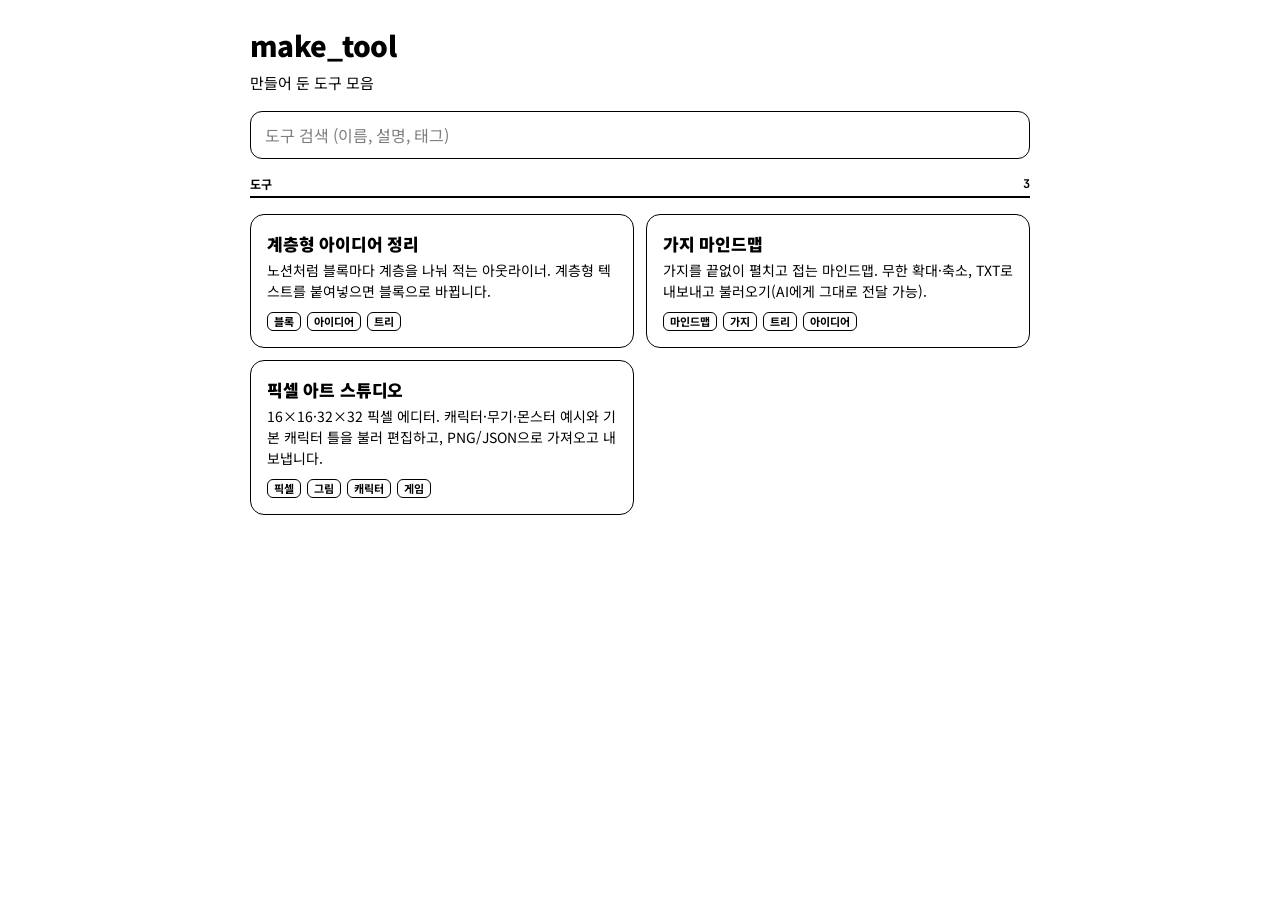
<file: index.html>
<!doctype html>
<html lang="ko">
<head>
<meta charset="utf-8">
<meta name="viewport" content="width=device-width,initial-scale=1,viewport-fit=cover">
<title>make_tool</title>
<link rel="preconnect" href="https://fonts.googleapis.com">
<link rel="preconnect" href="https://fonts.gstatic.com" crossorigin>
<link href="https://fonts.googleapis.com/css2?family=Noto+Sans+KR:wght@400;500;700;900&family=JetBrains+Mono:wght@500;800&display=swap" rel="stylesheet">
<link rel="stylesheet" href="assets/style.css">
</head>
<body>
<div class="page">
  <header class="head"><h1>make_tool</h1><p>만들어 둔 도구 모음</p></header>
  <input class="search" type="search" id="q" placeholder="도구 검색 (이름, 설명, 태그)" autocomplete="off">
  <div class="sec"><span>도구</span><span id="count" style="font-family:var(--font-num)"></span></div>
  <div class="grid" id="list"></div>
  <div class="empty" id="empty" hidden>검색 결과가 없습니다.</div>
</div>
<script src="tools.js"></script>
<script>
const list = document.getElementById('list'), empty = document.getElementById('empty'),
      q = document.getElementById('q'), count = document.getElementById('count');
const esc = s => s.replace(/[&<>"]/g, c => ({'&':'&amp;','<':'&lt;','>':'&gt;','"':'&quot;'}[c]));
function render() {
  const k = q.value.trim().toLowerCase();
  const items = window.TOOLS.filter(t => !k || [t.name, t.desc, ...(t.tags || [])].join(' ').toLowerCase().includes(k));
  list.innerHTML = items.map(t => `<a class="card" href="${esc(t.path)}"><h3>${esc(t.name)}</h3><p>${esc(t.desc)}</p>
    <div class="tags">${(t.tags || []).map(x => `<span class="tag">${esc(x)}</span>`).join('')}</div></a>`).join('');
  empty.hidden = items.length > 0;
  count.textContent = items.length;
}
q.addEventListener('input', render);
render();
</script>
</body>
</html>
</file>
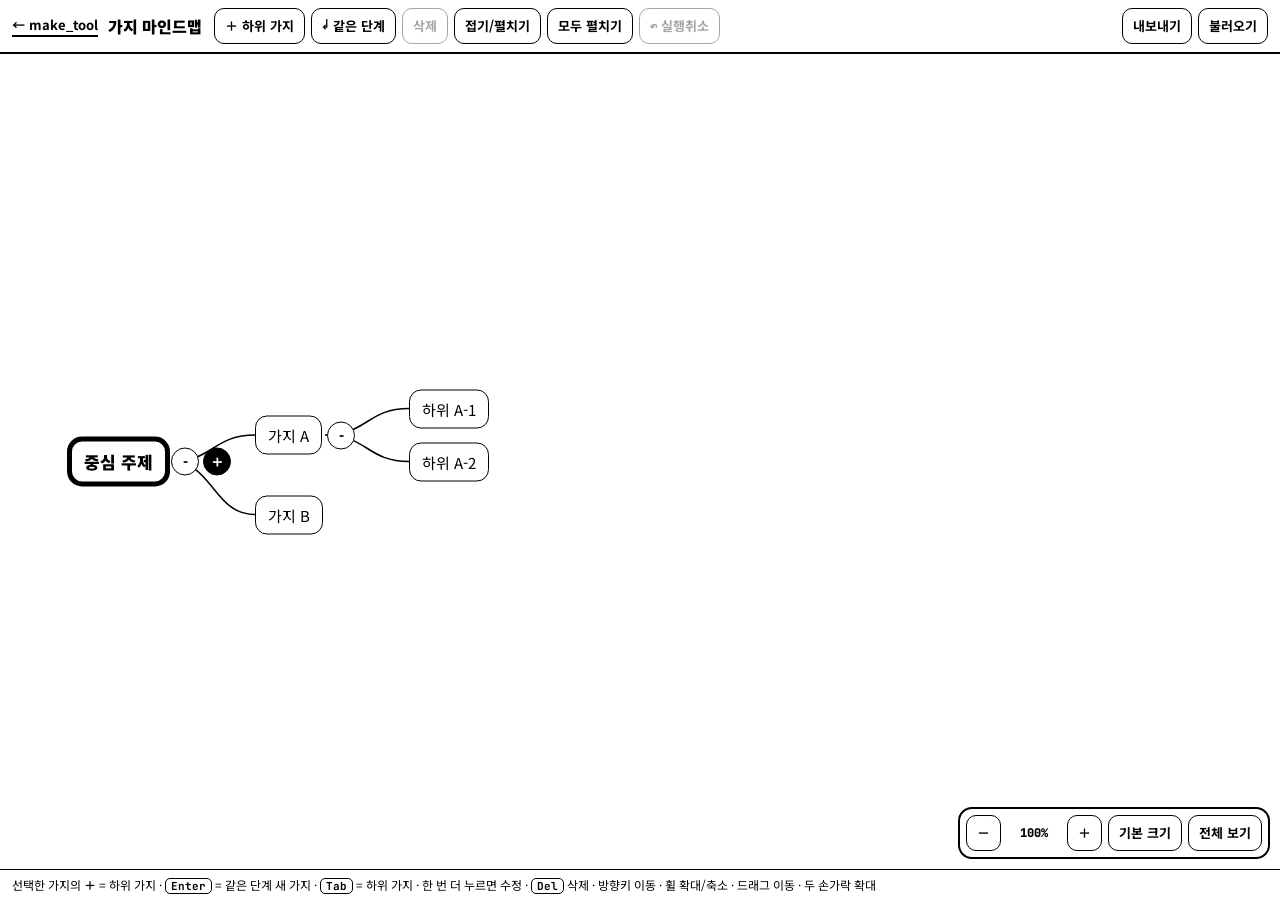
<file: tools/mindmap/index.html>
<!doctype html>
<html lang="ko">
<head>
<meta charset="utf-8">
<meta name="viewport" content="width=device-width,initial-scale=1,viewport-fit=cover">
<title>가지 마인드맵 · make_tool</title>
<link rel="preconnect" href="https://fonts.googleapis.com">
<link rel="preconnect" href="https://fonts.gstatic.com" crossorigin>
<link href="https://fonts.googleapis.com/css2?family=Noto+Sans+KR:wght@400;500;700;900&family=JetBrains+Mono:wght@500;800&display=swap" rel="stylesheet">
<link rel="stylesheet" href="../../assets/style.css">
<style>
body{padding:0;overflow:hidden;overscroll-behavior:none}
.app{position:fixed;inset:0;display:flex;flex-direction:column;background:var(--paper)}
.top{display:flex;flex-wrap:wrap;gap:6px;align-items:center;border-bottom:2px solid var(--ink);
  padding:max(8px,env(safe-area-inset-top,0px)) max(12px,env(safe-area-inset-right,0px)) 8px max(12px,env(safe-area-inset-left,0px))}
.top .back{font-size:13px;font-weight:700;text-decoration:none;border-bottom:2px solid var(--ink);margin-right:4px}
.top .ttl{font-size:16px;font-weight:900;margin-right:6px}
.btn.s{min-height:36px;padding:0 10px;font-size:13px;border-radius:10px}
.btn.s:hover{padding-block:0}
.btn:disabled{opacity:.35;cursor:default}
.btn:disabled:hover{border-width:1.5px}
.sp{flex:1}
#cv{flex:1;position:relative;overflow:hidden;touch-action:none;cursor:grab;background:var(--paper)}
#cv.pan{cursor:grabbing}
#world{position:absolute;left:0;top:0;transform-origin:0 0}
#links{position:absolute;left:0;top:0;width:1px;height:1px;overflow:visible;pointer-events:none}
#lp{fill:none;stroke:var(--ink);stroke-width:1.5;vector-effect:non-scaling-stroke}
.node{position:absolute;left:0;top:0;width:max-content;max-width:280px;min-width:56px;padding:8px 12px;
  border:1.5px solid var(--ink);border-radius:12px;background:var(--paper);font-size:15px;line-height:1.4;
  cursor:pointer;user-select:none;-webkit-user-select:none;overflow-wrap:anywhere}
.node.root{font-weight:900;font-size:17px;border-width:2.5px}
.node.sel{box-shadow:0 0 0 3px var(--ink)}
.node.closed{border-style:dashed}
.node.editing{cursor:text;user-select:text;-webkit-user-select:text}
.node .t{display:block;outline:none;white-space:pre-wrap;min-width:1em}
.node .t:empty::before{content:"내용 입력";opacity:.4}
.acts{position:absolute;left:calc(100% + 6px);top:50%;transform:translateY(-50%);display:flex;gap:4px;font-weight:400}
.ab{width:28px;height:28px;border-radius:50%;border:1.5px solid var(--ink);background:var(--paper);color:var(--ink);
  font:800 12px var(--font-num);padding:0;cursor:pointer;display:flex;align-items:center;justify-content:center;white-space:nowrap}
.ab.tg.shut{width:auto;min-width:28px;padding:0 6px;border-radius:999px;border-width:2.5px}
.ab.add{background:var(--ink);color:var(--paper);font-size:16px}
.zoom{position:absolute;right:max(10px,env(safe-area-inset-right,0px));bottom:10px;display:flex;gap:6px;align-items:center;
  background:var(--paper);border:2px solid var(--ink);border-radius:14px;padding:6px}
.zoom .pct{font:800 12px var(--font-num);min-width:54px;text-align:center}
.hint{font-size:12px;padding:6px max(12px,env(safe-area-inset-left,0px)) max(6px,env(safe-area-inset-bottom,0px));border-top:1px solid var(--ink)}
.hint kbd{font:700 11px var(--font-num);border:1px solid var(--ink);border-radius:5px;padding:0 5px}
dialog{width:min(640px,calc(100vw - 32px));border:2px solid var(--ink);border-radius:14px;padding:16px;background:var(--paper);color:var(--ink)}
dialog::backdrop{background:rgba(255,255,255,.85)}
dialog h2{margin:0 0 4px;font-size:18px;font-weight:900}
dialog p{margin:0;font-size:13px}
dialog textarea{width:100%;height:42vh;margin:10px 0;border:1.5px solid var(--ink);border-radius:10px;padding:10px 12px;font:14px/1.6 var(--font-num);color:var(--ink);background:var(--paper);resize:vertical;tab-size:2}
dialog .bar{justify-content:flex-end}
@media (max-width:560px){.hint .pc{display:none}}
</style>
</head>
<body>
<div class="app">
  <div class="top" id="top">
    <a class="back" href="../../">← make_tool</a>
    <span class="ttl">가지 마인드맵</span>
    <button class="btn s" id="bAdd" title="선택한 가지의 하위 가지 (Tab)">＋ 하위 가지</button>
    <button class="btn s" id="bSib" title="같은 단계에 새 가지 (Enter)">↵ 같은 단계</button>
    <button class="btn s" id="bDel" title="선택한 가지와 그 하위 삭제 (Delete)">삭제</button>
    <button class="btn s" id="bFold" title="하위 접기/펼치기 (Space)">접기/펼치기</button>
    <button class="btn s" id="bAll" title="모든 가지 펼치기">모두 펼치기</button>
    <button class="btn s" id="bUndo" title="실행취소 (Ctrl+Z)">↶ 실행취소</button>
    <span class="sp"></span>
    <button class="btn s" id="bExp">내보내기</button>
    <button class="btn s" id="bImp">불러오기</button>
  </div>
  <div id="cv">
    <div id="world"><svg id="links" aria-hidden="true"><path id="lp"/></svg></div>
    <div class="zoom">
      <button class="btn s" id="zOut" aria-label="축소">－</button>
      <span class="pct" id="pct">100%</span>
      <button class="btn s" id="zIn" aria-label="확대">＋</button>
      <button class="btn s" id="zReset">기본 크기</button>
      <button class="btn s" id="zFit">전체 보기</button>
    </div>
  </div>
  <div class="hint">선택한 가지의 <b>＋</b> = 하위 가지 · <kbd>Enter</kbd> = 같은 단계 새 가지 · <kbd>Tab</kbd> = 하위 가지 · 한 번 더 누르면 수정<span class="pc"> · <kbd>Del</kbd> 삭제 · 방향키 이동 · 휠 확대/축소</span> · 드래그 이동 · 두 손가락 확대</div>
</div>

<dialog id="dExp">
  <h2>내보내기</h2>
  <p>AI에게 그대로 붙여넣거나 TXT 파일로 줄 수 있습니다. 들여쓰기가 하위 가지를 뜻하는 설명이 맨 위에 함께 들어갑니다.</p>
  <textarea id="expText" readonly spellcheck="false"></textarea>
  <div class="bar"><button class="btn s" id="expCopy">복사</button><button class="btn s" id="expSave">TXT 저장</button><button class="btn s" data-close>닫기</button></div>
</dialog>
<dialog id="dImp">
  <h2>불러오기</h2>
  <p>이 도구가 내보낸 TXT, 또는 들여쓰기·<code>-</code>·<code>ㄴ</code>·번호(1.1.)로 계층을 나눈 글을 붙여넣으세요. AI가 만든 글도 됩니다.</p>
  <textarea id="impText" spellcheck="false" placeholder="여기에 붙여넣거나 TXT 파일을 고르세요"></textarea>
  <div class="bar">
    <input type="file" id="impFile" accept=".txt,text/plain" hidden>
    <button class="btn s" id="impPick">TXT 파일 선택</button>
    <span class="sp"></span>
    <button class="btn s" id="impUnder">선택한 가지 아래에 추가</button>
    <button class="btn s" id="impReplace">전체 바꾸기</button>
    <button class="btn s" data-close>닫기</button>
  </div>
</dialog>
<div class="toast" id="toast"></div>
<script src="mindmap.js"></script>
</body>
</html>
</file>
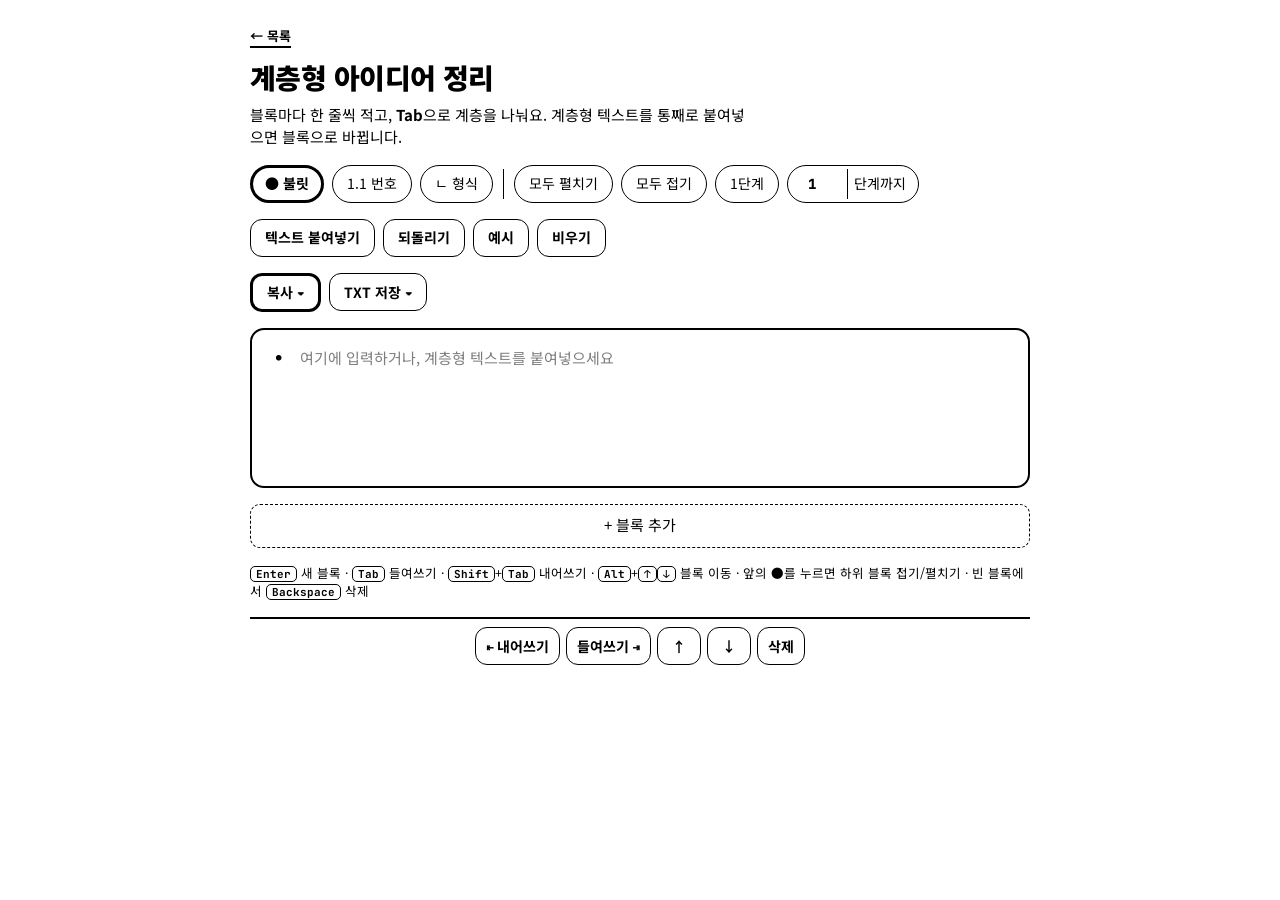
<file: tools/outline/index.html>
<!doctype html>
<html lang="ko">
<head>
<meta charset="utf-8">
<meta name="viewport" content="width=device-width,initial-scale=1,viewport-fit=cover">
<title>계층형 아이디어 정리 · make_tool</title>
<link rel="preconnect" href="https://fonts.googleapis.com">
<link rel="preconnect" href="https://fonts.gstatic.com" crossorigin>
<link href="https://fonts.googleapis.com/css2?family=Noto+Sans+KR:wght@400;500;700;900&family=JetBrains+Mono:wght@500;800&display=swap" rel="stylesheet">
<link rel="stylesheet" href="../../assets/style.css">
<style>
.editor{border:2px solid var(--ink);border-radius:14px;padding:6px 12px;min-height:160px}
.row{display:flex;align-items:stretch;border-bottom:1px solid var(--ink);min-height:44px}
.row:last-child{border-bottom:0}
.row:focus-within{box-shadow:0 1px 0 var(--ink)}
.guide{flex:none;width:22px;border-left:1px solid var(--ink);margin-left:8px}
.mk{flex:none;align-self:flex-start;margin:8px 4px 0 0;min-width:28px;height:28px;padding:0 4px;display:inline-flex;align-items:center;justify-content:center;
  font:800 12px var(--font-num);color:var(--ink);background:var(--paper);border:2px solid transparent;border-radius:999px;cursor:pointer}
.mk.dot{font-size:9px}
.mk.has{border-color:var(--ink);border-width:1.5px}
.mk.closed{border-width:3px}
.row textarea{flex:1;min-width:0;border:0;background:none;color:var(--ink);font:inherit;line-height:1.55;padding:10px 4px;resize:none;overflow:hidden;display:block;outline:none}
.lvin{display:inline-flex;align-items:center;gap:6px;font-size:14px;border:1px solid var(--ink);border-radius:999px;padding:0 12px 0 4px;min-height:38px}
.lvin input{width:56px;min-height:30px;border:0;border-right:1px solid var(--ink);background:none;color:var(--ink);font:800 14px var(--font-num);text-align:center;border-radius:999px 0 0 999px}
.add{font:inherit;color:var(--ink);background:var(--paper);border:1.5px dashed var(--ink);border-radius:10px;min-height:44px;cursor:pointer;width:100%}
.add:hover{border-style:solid}
.hint{font-size:12.5px;margin:0}
.hint kbd{font:700 11px var(--font-num);border:1px solid var(--ink);border-radius:5px;padding:0 5px}
.dock{position:sticky;bottom:0;display:flex;gap:6px;flex-wrap:wrap;justify-content:center;background:var(--paper);border-top:2px solid var(--ink);
  padding:8px 0 max(8px,env(safe-area-inset-bottom,0px))}
.dock .btn{min-width:44px;padding:0 10px}
dialog{width:min(640px,calc(100vw - 32px));border:2px solid var(--ink);border-radius:14px;padding:16px;background:var(--paper);color:var(--ink)}
dialog::backdrop{background:rgba(255,255,255,.85)}
dialog h2{margin:0 0 4px;font-size:18px;font-weight:900}
dialog textarea{width:100%;height:42vh;margin:10px 0;border:1.5px solid var(--ink);border-radius:10px;padding:10px 12px;font:14px/1.6 var(--font-num);color:var(--ink);background:var(--paper);resize:vertical;tab-size:2}
</style>
</head>
<body>
<div class="page">
  <header class="head">
    <a class="back" href="../../">← 목록</a>
    <h1>계층형 아이디어 정리</h1>
    <p>블록마다 한 줄씩 적고, <b>Tab</b>으로 계층을 나눠요. 계층형 텍스트를 통째로 붙여넣으면 블록으로 바뀝니다.</p>
  </header>

  <div class="bar" id="bar1">
    <button class="chip" data-mode="bullet" aria-pressed="true">● 불릿</button>
    <button class="chip" data-mode="num" aria-pressed="false">1.1 번호</button>
    <button class="chip" data-mode="ㄴ" aria-pressed="false">ㄴ 형식</button>
    <span class="sep"></span>
    <button class="chip" id="expand">모두 펼치기</button>
    <button class="chip" id="collapse">모두 접기</button>
    <span id="lvBtns" style="display:contents"></span>
    <label class="lvin" title="입력하거나 휠/화살표로 조절">
      <input type="number" id="lvNum" min="1" max="1" value="1" inputmode="numeric"> 단계까지
    </label>
  </div>

  <div class="bar">
    <button class="btn" id="bulk">텍스트 붙여넣기</button>
    <button class="btn" id="undo">되돌리기</button>
    <button class="btn" id="sample">예시</button>
    <button class="btn" id="clear">비우기</button>
    <span id="stat" style="margin-left:auto;font:800 12px var(--font-num)"></span>
  </div>

  <div class="bar">
    <div class="pop">
      <button class="btn" id="copyBtn" style="border-width:3px" aria-haspopup="true" aria-expanded="false">복사 ▾</button>
      <div class="menu" id="copyMenu" hidden></div>
    </div>
    <div class="pop">
      <button class="btn" id="dlBtn" aria-haspopup="true" aria-expanded="false">TXT 저장 ▾</button>
      <div class="menu" id="dlMenu" hidden></div>
    </div>
  </div>

  <main class="editor" id="blocks"></main>
  <button class="add" id="add">+ 블록 추가</button>

  <p class="hint">
    <kbd>Enter</kbd> 새 블록 · <kbd>Tab</kbd> 들여쓰기 · <kbd>Shift</kbd>+<kbd>Tab</kbd> 내어쓰기 ·
    <kbd>Alt</kbd>+<kbd>↑</kbd><kbd>↓</kbd> 블록 이동 · 앞의 ●를 누르면 하위 블록 접기/펼치기 ·
    빈 블록에서 <kbd>Backspace</kbd> 삭제
  </p>

  <div class="dock" id="dock">
    <button class="btn" data-act="out" title="내어쓰기 (Shift+Tab)">⇤ 내어쓰기</button>
    <button class="btn" data-act="in" title="들여쓰기 (Tab)">들여쓰기 ⇥</button>
    <button class="btn" data-act="up" title="위로 (Alt+↑)">↑</button>
    <button class="btn" data-act="down" title="아래로 (Alt+↓)">↓</button>
    <button class="btn" data-act="del">삭제</button>
  </div>
</div>

<dialog id="dlg">
  <h2>텍스트 붙여넣기</h2>
  <div style="font-size:13px">탭, 공백, ㄴ, l, -, * 로 계층을 나타낸 텍스트를 붙여넣으세요.</div>
  <textarea id="bulkText" spellcheck="false" placeholder="프로젝트&#10;ㄴ목표&#10;ㄴㄴ세부 목표&#10;ㄴ일정"></textarea>
  <div class="bar" style="justify-content:flex-end">
    <label style="margin-right:auto;font-size:13px"><input type="checkbox" id="optL" checked> 맨 앞 l, | 를 들여쓰기로</label>
    <button class="btn" id="dlgClose">닫기</button>
    <button class="btn" id="dlgAppend">맨 아래에 추가</button>
    <button class="btn" id="dlgReplace" style="border-width:3px">전체 바꾸기</button>
  </div>
</dialog>
<div class="toast" id="toast" style="bottom:76px"></div>
<script src="outline.js"></script>
</body>
</html>
</file>
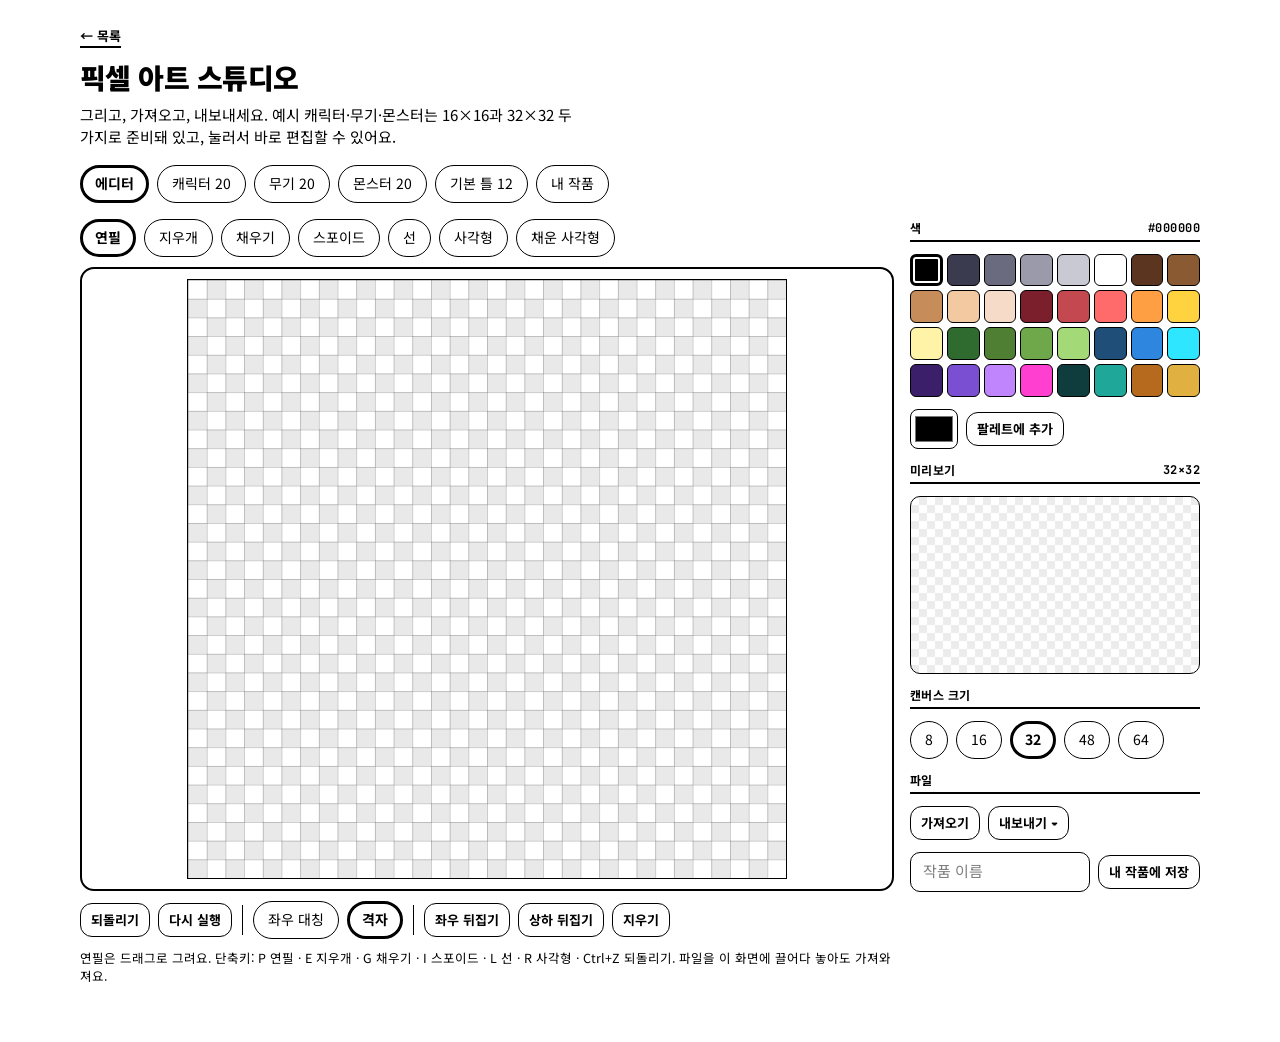
<file: tools/pixel/index.html>
<!doctype html>
<html lang="ko">
<head>
<meta charset="utf-8">
<meta name="viewport" content="width=device-width,initial-scale=1,viewport-fit=cover">
<title>픽셀 아트 스튜디오 · make_tool</title>
<link rel="preconnect" href="https://fonts.googleapis.com">
<link rel="preconnect" href="https://fonts.gstatic.com" crossorigin>
<link href="https://fonts.googleapis.com/css2?family=Noto+Sans+KR:wght@400;500;700;900&family=JetBrains+Mono:wght@500;800&display=swap" rel="stylesheet">
<link rel="stylesheet" href="../../assets/style.css">
<style>
.checker{background-color:#fff;background-image:conic-gradient(#ececec 25%,transparent 0 50%,#ececec 0 75%,transparent 0);background-size:16px 16px}
canvas.px{image-rendering:pixelated;image-rendering:crisp-edges;display:block}
.ed{display:grid;grid-template-columns:minmax(0,1fr) 290px;gap:16px;align-items:start}
@media (max-width:880px){.ed{grid-template-columns:minmax(0,1fr)}}
.stage{border:2px solid var(--ink);border-radius:14px;padding:10px;display:flex;justify-content:center}
#cv{width:100%;max-width:600px;height:auto;touch-action:none;cursor:crosshair;border:1px solid var(--ink)}
.side{display:grid;gap:12px}
.pal{display:grid;grid-template-columns:repeat(8,1fr);gap:4px}
.sw{aspect-ratio:1;border:1px solid var(--ink);border-radius:6px;padding:0;cursor:pointer;min-width:0}
.sw[aria-pressed="true"]{border-width:3px;outline:2px solid var(--paper);outline-offset:-5px}
.cur{display:flex;gap:8px;align-items:center}
.cur input[type=color]{width:48px;height:40px;border:1.5px solid var(--ink);border-radius:8px;padding:2px;background:var(--paper);cursor:pointer}
.cur code{font:800 13px var(--font-num)}
.pvbox{border:1.5px solid var(--ink);border-radius:10px;padding:8px;display:flex;justify-content:center;align-items:center;min-height:90px}
.txt{width:100%;min-height:40px;font:inherit;color:var(--ink);background:var(--paper);border:1.5px solid var(--ink);border-radius:10px;padding:0 12px}
.txt:focus{border-width:3px;padding:0 10px;outline:none}
.gal{display:grid;grid-template-columns:repeat(auto-fill,minmax(230px,1fr));gap:12px}
.gcard{border:1.5px solid var(--ink);border-radius:14px;padding:12px;display:grid;gap:6px;align-content:start}
.gcard:hover{border-width:3px;padding:10.5px}
.thumbs{display:flex;gap:10px;align-items:flex-end;justify-content:center;padding:8px;border:1px solid var(--ink);border-radius:10px;min-height:112px}
.gcard h3{margin:0;font-size:16px;font-weight:900}
.gcard p{margin:0;font-size:13px}
.gcard .num{font:800 11px var(--font-num)}
.small{min-height:34px;font-size:13px;padding:0 10px}
.drop{outline:3px dashed var(--ink);outline-offset:-8px}
.note{font-size:12.5px;margin:0}
</style>
</head>
<body>
<div class="page wide" id="page">
  <header class="head">
    <a class="back" href="../../">← 목록</a>
    <h1>픽셀 아트 스튜디오</h1>
    <p>그리고, 가져오고, 내보내세요. 예시 캐릭터·무기·몬스터는 16×16과 32×32 두 가지로 준비돼 있고, 눌러서 바로 편집할 수 있어요.</p>
  </header>

  <nav class="bar" id="tabs">
    <button class="chip" data-tab="edit" aria-pressed="true">에디터</button>
    <button class="chip" data-tab="characters" aria-pressed="false">캐릭터 <span class="cnt" data-cnt="characters"></span></button>
    <button class="chip" data-tab="weapons" aria-pressed="false">무기 <span class="cnt" data-cnt="weapons"></span></button>
    <button class="chip" data-tab="monsters" aria-pressed="false">몬스터 <span class="cnt" data-cnt="monsters"></span></button>
    <button class="chip" data-tab="templates" aria-pressed="false">기본 틀 <span class="cnt" data-cnt="templates"></span></button>
    <button class="chip" data-tab="works" aria-pressed="false">내 작품 <span class="cnt" id="worksCnt"></span></button>
  </nav>

  <!-- 에디터 -->
  <section id="tab-edit" class="ed">
    <div style="display:grid;gap:10px">
      <div class="bar" id="tools">
        <button class="chip" data-tool="pen" aria-pressed="true" title="P">연필</button>
        <button class="chip" data-tool="eraser" aria-pressed="false" title="E">지우개</button>
        <button class="chip" data-tool="fill" aria-pressed="false" title="G">채우기</button>
        <button class="chip" data-tool="pick" aria-pressed="false" title="I">스포이드</button>
        <button class="chip" data-tool="line" aria-pressed="false" title="L">선</button>
        <button class="chip" data-tool="rect" aria-pressed="false" title="R">사각형</button>
        <button class="chip" data-tool="rectf" aria-pressed="false">채운 사각형</button>
      </div>
      <div class="stage"><canvas id="cv"></canvas></div>
      <div class="bar">
        <button class="btn small" id="undo" title="Ctrl+Z">되돌리기</button>
        <button class="btn small" id="redo" title="Ctrl+Shift+Z">다시 실행</button>
        <span class="sep"></span>
        <button class="chip" id="sym" aria-pressed="false">좌우 대칭</button>
        <button class="chip" id="grid" aria-pressed="true">격자</button>
        <span class="sep"></span>
        <button class="btn small" id="flipH">좌우 뒤집기</button>
        <button class="btn small" id="flipV">상하 뒤집기</button>
        <button class="btn small" id="clear">지우기</button>
      </div>
      <p class="note">연필은 드래그로 그려요. 단축키: P 연필 · E 지우개 · G 채우기 · I 스포이드 · L 선 · R 사각형 · Ctrl+Z 되돌리기. 파일을 이 화면에 끌어다 놓아도 가져와져요.</p>
    </div>

    <aside class="side">
      <div class="sec"><span>색</span><span id="hex" style="font-family:var(--font-num)"></span></div>
      <div class="pal" id="pal"></div>
      <div class="cur">
        <input type="color" id="color" value="#000000" aria-label="직접 고른 색">
        <button class="btn small" id="addColor">팔레트에 추가</button>
      </div>

      <div class="sec"><span>미리보기</span><span id="dim" style="font-family:var(--font-num)"></span></div>
      <div class="pvbox checker"><canvas id="pv" class="px"></canvas></div>

      <div class="sec"><span>캔버스 크기</span></div>
      <div class="bar" id="sizes">
        <button class="chip" data-size="8">8</button>
        <button class="chip" data-size="16">16</button>
        <button class="chip" data-size="32">32</button>
        <button class="chip" data-size="48">48</button>
        <button class="chip" data-size="64">64</button>
      </div>

      <div class="sec"><span>파일</span></div>
      <div class="bar">
        <button class="btn small" id="importBtn">가져오기</button>
        <div class="pop">
          <button class="btn small" id="exportBtn" aria-haspopup="true" aria-expanded="false">내보내기 ▾</button>
          <div class="menu" id="exportMenu" hidden></div>
        </div>
        <input type="file" id="file" accept=".png,.jpg,.jpeg,.gif,.webp,.json,image/*,application/json" hidden>
      </div>
      <div class="bar" style="flex-wrap:nowrap">
        <input class="txt" id="wname" placeholder="작품 이름" maxlength="30">
        <button class="btn small" id="saveWork" style="flex:none">내 작품에 저장</button>
      </div>
    </aside>
  </section>

  <!-- 예시 갤러리 -->
  <section id="tab-gallery" hidden style="display:grid;gap:12px">
    <div class="bar">
      <input class="search" type="search" id="gq" placeholder="이름, 설명, 태그로 검색" style="flex:1;min-width:200px" autocomplete="off">
      <div class="pop">
        <button class="btn" id="sheetBtn" aria-haspopup="true" aria-expanded="false">시트 PNG 저장 ▾</button>
        <div class="menu" id="sheetMenu" hidden></div>
      </div>
    </div>
    <div class="gal" id="gal"></div>
    <div class="empty" id="gempty" hidden>검색 결과가 없습니다.</div>
  </section>

  <!-- 내 작품 -->
  <section id="tab-works" hidden style="display:grid;gap:12px">
    <div class="gal" id="wgal"></div>
    <div class="empty" id="wempty">저장한 작품이 없습니다. 에디터에서 이름을 적고 "내 작품에 저장"을 눌러 보세요.</div>
  </section>
</div>
<div class="toast" id="toast"></div>
<script src="core.js"></script>
<script src="sprites_characters.js"></script>
<script src="sprites_characters2.js"></script>
<script src="sprites_weapons.js"></script>
<script src="sprites_monsters.js"></script>
<script src="sprites_templates.js"></script>
<script src="pixel.js"></script>
</body>
</html>
</file>
<file: assets/style.css>
/* 흰 종이 + 검은 선. 색은 쓰지 않고 선 굵기로 강조한다. */
:root{
  --paper:#fff;--ink:#000;
  --font-body:"Noto Sans KR","Apple SD Gothic Neo","Malgun Gothic",sans-serif;
  --font-num:"JetBrains Mono",ui-monospace,"SFMono-Regular",Menlo,monospace;
  color-scheme:light;
}
*{box-sizing:border-box}
html{background:var(--paper)}
body{
  margin:0;background:var(--paper);color:var(--ink);
  font-family:var(--font-body);font-size:15px;line-height:1.5;
  padding-left:max(16px,env(safe-area-inset-left,0px));
  padding-right:max(16px,env(safe-area-inset-right,0px));
  padding-block:24px 56px;
}
a{color:inherit}
.page{max-width:780px;margin:0 auto;display:grid;gap:16px}
.head h1{margin:0;font-size:28px;font-weight:900;letter-spacing:-.02em;text-wrap:balance}
.head p{margin:6px 0 0;max-width:62ch}
.head .back{display:inline-block;margin-bottom:8px;font-size:13px;font-weight:700;text-decoration:none;border-bottom:2px solid var(--ink)}

.bar{display:flex;flex-wrap:wrap;gap:8px;align-items:center}
.chip,.btn{
  font:inherit;font-size:14px;color:var(--ink);background:var(--paper);
  border:1px solid var(--ink);border-radius:999px;padding:6px 14px;min-height:38px;cursor:pointer;
}
.btn{border-width:1.5px;border-radius:12px;font-weight:700}
.chip[aria-pressed="true"]{border-width:3px;padding:4px 12px;font-weight:700}
.chip:hover,.btn:hover{border-width:3px;padding-block:4px}
.chip:focus-visible,.btn:focus-visible,.card:focus-visible,textarea:focus-visible,input:focus-visible{outline:3px solid var(--ink);outline-offset:2px}
.sep{width:1px;align-self:stretch;background:var(--ink);margin:4px 2px}
::placeholder{color:var(--ink);opacity:.5}

/* 홈 */
.search{width:100%;min-height:48px;font:inherit;font-size:16px;color:var(--ink);background:var(--paper);border:1.5px solid var(--ink);border-radius:12px;padding:0 14px}
.search:focus{border-width:3px;padding:0 12px;outline:none}
.sec{display:flex;justify-content:space-between;font-size:12px;font-weight:700;letter-spacing:.04em;border-bottom:2px solid var(--ink);padding-bottom:3px}
.grid{display:grid;grid-template-columns:repeat(auto-fill,minmax(260px,1fr));gap:12px}
.card{display:block;padding:16px;border:1.5px solid var(--ink);border-radius:14px;text-decoration:none;color:var(--ink);background:var(--paper)}
.card:hover{border-width:3px;padding:14.5px}
.card h3{margin:0 0 4px;font-size:17px;font-weight:900;letter-spacing:-.01em}
.card p{margin:0;font-size:14px}
.tags{margin-top:10px;display:flex;gap:6px;flex-wrap:wrap}
.tag{border:1px solid var(--ink);border-radius:6px;padding:0 6px;font-size:11px;font-weight:700}
.empty{text-align:center;padding:40px 0;border:1.5px dashed var(--ink);border-radius:12px}

/* 공용: 폭 넓은 페이지, 팝업 메뉴, 토스트 */
.page.wide{max-width:1120px}
.pop{position:relative}
.menu{position:absolute;top:calc(100% + 6px);left:0;z-index:20;min-width:190px;background:var(--paper);border:2px solid var(--ink);border-radius:12px;padding:6px;display:grid;gap:2px}
.menu[hidden]{display:none}
.menu button{font:inherit;font-weight:500;color:var(--ink);background:var(--paper);border:0;border-radius:8px;min-height:44px;padding:0 12px;text-align:left;cursor:pointer;display:flex;justify-content:space-between;gap:16px;align-items:center}
.menu button:hover,.menu button:focus-visible{box-shadow:inset 0 0 0 2px var(--ink);outline:none}
.menu button i{font:normal 800 11px var(--font-num)}
.toast{position:fixed;left:50%;bottom:24px;transform:translateX(-50%);background:var(--ink);color:var(--paper);padding:8px 16px;border-radius:999px;font-size:13px;font-weight:700;opacity:0;pointer-events:none;transition:opacity .2s;z-index:50}
.toast.on{opacity:1}

[hidden]{display:none!important}
</file>
